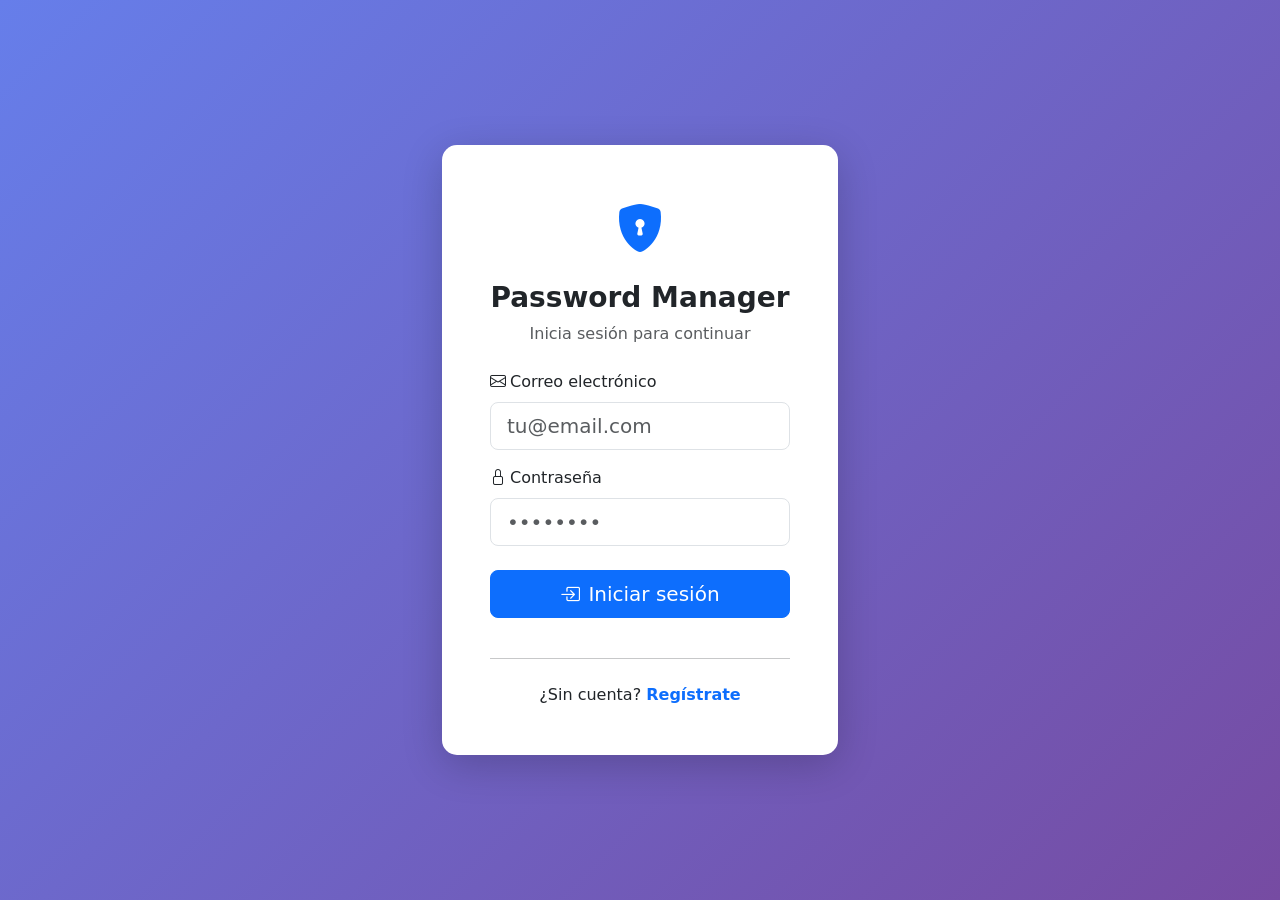
<file: src/main/webapp/index.html>
<!DOCTYPE html>
<html lang="es">
<head>
    <meta charset="UTF-8">
    <title>Password Manager</title>
    <script src="js/api.js"></script>
    <script>
        (async () => {
            try {
                await API.me();
                window.location.href = 'dashboard.html';
            } catch {
                window.location.href = 'login.html';
            }
        })();
    </script>
</head>
<body></body>
</html>
</file>
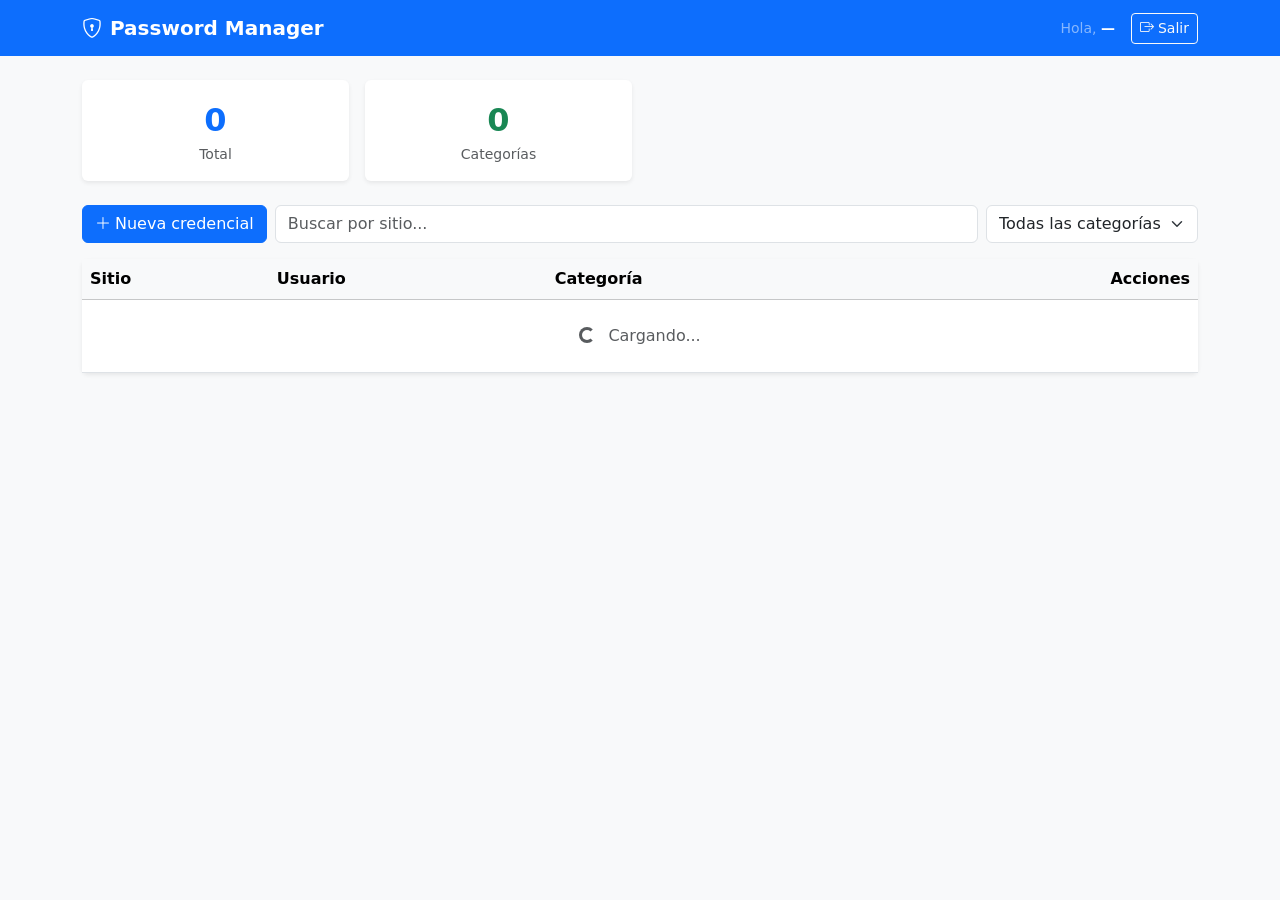
<file: src/main/webapp/dashboard.html>
<!DOCTYPE html>
<html lang="es">
<head>
    <meta charset="UTF-8">
    <meta name="viewport" content="width=device-width, initial-scale=1">
    <title>Dashboard — Password Manager</title>
    <link rel="stylesheet" href="https://cdn.jsdelivr.net/npm/bootstrap@5.3.3/dist/css/bootstrap.min.css">
    <link rel="stylesheet" href="https://cdn.jsdelivr.net/npm/bootstrap-icons@1.11.3/font/bootstrap-icons.min.css">
    <style>
        body { background-color: #f8f9fa; }
        .navbar-brand { font-weight: 600; }
        .card-stat { transition: transform 0.2s; }
        .card-stat:hover { transform: translateY(-2px); }
    </style>
</head>
<body>
    <nav class="navbar navbar-dark bg-primary">
        <div class="container">
            <a class="navbar-brand" href="dashboard.html">
                <i class="bi bi-shield-lock me-2"></i>Password Manager
            </a>
            <div class="d-flex align-items-center gap-3">
                <span class="text-white-50 small">
                    Hola, <span id="navbar-username" class="text-white fw-semibold">—</span>
                </span>
                <button id="btn-logout" class="btn btn-outline-light btn-sm">
                    <i class="bi bi-box-arrow-right me-1"></i>Salir
                </button>
            </div>
        </div>
    </nav>

    <div class="container py-4">
        <div class="row g-3 mb-4">
            <div class="col-6 col-md-3">
                <div class="card card-stat border-0 shadow-sm text-center py-3">
                    <div class="fs-2 fw-bold text-primary" id="stat-total">0</div>
                    <div class="text-muted small">Total</div>
                </div>
            </div>
            <div class="col-6 col-md-3">
                <div class="card card-stat border-0 shadow-sm text-center py-3">
                    <div class="fs-2 fw-bold text-success" id="stat-categories">0</div>
                    <div class="text-muted small">Categorías</div>
                </div>
            </div>
        </div>

        <div class="d-flex flex-wrap gap-2 align-items-center mb-3">
            <button class="btn btn-primary" data-bs-toggle="modal" data-bs-target="#modal-credential">
                <i class="bi bi-plus-lg me-1"></i>Nueva credencial
            </button>
            <input type="search" id="search-input" class="form-control w-auto flex-grow-1" placeholder="Buscar por sitio...">
            <select id="filter-category" class="form-select w-auto">
                <option value="">Todas las categorías</option>
            </select>
        </div>

        <div class="card border-0 shadow-sm">
            <div class="card-body p-0">
                <div class="table-responsive">
                    <table class="table table-hover align-middle mb-0">
                        <thead class="table-light">
                            <tr>
                                <th>Sitio</th>
                                <th class="d-none d-md-table-cell">Usuario</th>
                                <th class="d-none d-md-table-cell">Categoría</th>
                                <th class="text-end">Acciones</th>
                            </tr>
                        </thead>
                        <tbody id="passwords-tbody">
                            <tr>
                                <td colspan="4" class="text-center text-muted py-4">
                                    <span class="spinner-border spinner-border-sm me-2"></span>
                                    Cargando...
                                </td>
                            </tr>
                        </tbody>
                    </table>
                </div>
            </div>
        </div>
    </div>

    <!-- Modal: Crear/Editar -->
    <div class="modal fade" id="modal-credential" tabindex="-1">
        <div class="modal-dialog">
            <div class="modal-content">
                <div class="modal-header">
                    <h5 class="modal-title" id="modal-title">Nueva credencial</h5>
                    <button type="button" class="btn-close" data-bs-dismiss="modal"></button>
                </div>
                <div class="modal-body">
                    <div id="modal-alert" class="alert d-none" role="alert"></div>
                    <form id="credential-form">
                        <input type="hidden" id="edit-id">
                        <div class="mb-3">
                            <label class="form-label">Nombre del sitio <span class="text-danger">*</span></label>
                            <input type="text" id="field-siteName" class="form-control" placeholder="GitHub" required>
                        </div>
                        <div class="mb-3">
                            <label class="form-label">URL</label>
                            <input type="url" id="field-siteUrl" class="form-control" placeholder="https://github.com">
                        </div>
                        <div class="mb-3">
                            <label class="form-label">Usuario/Email</label>
                            <input type="text" id="field-username" class="form-control" placeholder="mi@email.com">
                        </div>
                        <div class="mb-3">
                            <label class="form-label">Contraseña <span class="text-danger">*</span></label>
                            <input type="password" id="field-password" class="form-control" placeholder="••••••••" required>
                            <div class="form-text">Déjala vacía al editar para no cambiarla.</div>
                        </div>
                        <div class="mb-3">
                            <label class="form-label">Categoría</label>
                            <input type="text" id="field-category" class="form-control" placeholder="General">
                        </div>
                        <div class="mb-3">
                            <label class="form-label">Notas</label>
                            <textarea id="field-notes" class="form-control" rows="2" placeholder="Opcional..."></textarea>
                        </div>
                    </form>
                </div>
                <div class="modal-footer">
                    <button class="btn btn-secondary" data-bs-dismiss="modal">Cancelar</button>
                    <button class="btn btn-primary" id="btn-save">Guardar</button>
                </div>
            </div>
        </div>
    </div>

    <!-- Modal: Revelar -->
    <div class="modal fade" id="modal-reveal" tabindex="-1">
        <div class="modal-dialog modal-sm">
            <div class="modal-content">
                <div class="modal-header">
                    <h5 class="modal-title">Contraseña</h5>
                    <button type="button" class="btn-close" data-bs-dismiss="modal"></button>
                </div>
                <div class="modal-body text-center">
                    <p class="fs-5 mb-2 user-select-all" id="revealed-password">...</p>
                    <small class="text-muted">Haz clic para copiarla</small>
                </div>
            </div>
        </div>
    </div>

    <!-- Scripts GLOBALES (sin type="module") -->
    <script src="js/api.js"></script>
    <script>
        var allPasswords = [];
        var modal = new bootstrap.Modal(document.getElementById('modal-credential'));
        var modalReveal = new bootstrap.Modal(document.getElementById('modal-reveal'));

        (async function() {
            const user = await requireAuth();
            if (user) {
                loadPasswords();
            }
        })();

        async function loadPasswords() {
            try {
                const response = await API.getAll();
                allPasswords = response.data || [];
                renderTable(allPasswords);
                renderStats(allPasswords);
                renderCategories(allPasswords);
            } catch (err) {
                console.error('Error al cargar:', err);
                document.getElementById('passwords-tbody').innerHTML = 
                    '<tr><td colspan="4" class="text-center text-danger py-4">Error al cargar credenciales</td></tr>';
            }
        }

        function renderTable(list) {
            var tbody = document.getElementById('passwords-tbody');
            if (!list.length) {
                tbody.innerHTML = '<tr><td colspan="4" class="text-center text-muted py-4">Sin credenciales guardadas.</td></tr>';
                return;
            }
            
            var html = '';
            list.forEach(function(p) {
                html += '<tr>' +
                    '<td>' +
                        '<div class="fw-semibold">' + escapeHtml(p.siteName) + '</div>' +
                        (p.siteUrl ? '<a href="' + escapeHtml(p.siteUrl) + '" target="_blank" class="text-muted small">' + escapeHtml(p.siteUrl) + '</a>' : '') +
                    '</td>' +
                    '<td class="d-none d-md-table-cell text-muted small">' + escapeHtml(p.username || '—') + '</td>' +
                    '<td class="d-none d-md-table-cell"><span class="badge bg-secondary">' + escapeHtml(p.category || 'General') + '</span></td>' +
                    '<td class="text-end">' +
                        '<button class="btn btn-sm btn-outline-secondary me-1 btn-reveal" data-id="' + p.id + '" title="Ver contraseña"><i class="bi bi-eye"></i></button>' +
                        '<button class="btn btn-sm btn-outline-primary me-1 btn-edit" data-id="' + p.id + '" title="Editar"><i class="bi bi-pencil"></i></button>' +
                        '<button class="btn btn-sm btn-outline-danger btn-delete" data-id="' + p.id + '" title="Eliminar"><i class="bi bi-trash"></i></button>' +
                    '</td>' +
                '</tr>';
            });
            tbody.innerHTML = html;

            // Agregar event listeners
            document.querySelectorAll('.btn-reveal').forEach(function(btn) {
                btn.addEventListener('click', function() { revealPassword(btn.dataset.id); });
            });
            document.querySelectorAll('.btn-edit').forEach(function(btn) {
                btn.addEventListener('click', function() { openEdit(btn.dataset.id); });
            });
            document.querySelectorAll('.btn-delete').forEach(function(btn) {
                btn.addEventListener('click', function() { deletePassword(btn.dataset.id); });
            });
        }

        function renderStats(list) {
            document.getElementById('stat-total').textContent = list.length;
            var cats = new Set();
            list.forEach(function(p) { cats.add(p.category || 'General'); });
            document.getElementById('stat-categories').textContent = cats.size;
        }

        function renderCategories(list) {
            var cats = [];
            list.forEach(function(p) { cats.push(p.category || 'General'); });
            cats = [...new Set(cats)].sort();
            var select = document.getElementById('filter-category');
            var html = '<option value="">Todas las categorías</option>';
            cats.forEach(function(c) {
                html += '<option value="' + escapeHtml(c) + '">' + escapeHtml(c) + '</option>';
            });
            select.innerHTML = html;
        }

        async function revealPassword(id) {
            try {
                const result = await API.reveal(id);
                document.getElementById('revealed-password').textContent = result.password;
                modalReveal.show();
            } catch (err) {
                alert('Error: ' + err.message);
            }
        }

        async function openEdit(id) {
            try {
                const response = await API.getOne(id);
                const data = response.data || response;
                document.getElementById('modal-title').textContent = 'Editar credencial';
                document.getElementById('edit-id').value = data.id;
                document.getElementById('field-siteName').value = data.siteName || '';
                document.getElementById('field-siteUrl').value = data.siteUrl || '';
                document.getElementById('field-username').value = data.username || '';
                document.getElementById('field-password').value = '';
                document.getElementById('field-category').value = data.category || '';
                document.getElementById('field-notes').value = data.notes || '';
                document.getElementById('field-password').required = false;
                modal.show();
            } catch (err) {
                alert('Error: ' + err.message);
            }
        }

        document.getElementById('btn-save').addEventListener('click', async function() {
            var id = document.getElementById('edit-id').value;
            var password = document.getElementById('field-password').value;
            var body = {
                siteName: document.getElementById('field-siteName').value.trim(),
                siteUrl: document.getElementById('field-siteUrl').value.trim(),
                username: document.getElementById('field-username').value.trim(),
                category: document.getElementById('field-category').value.trim() || 'General',
                notes: document.getElementById('field-notes').value.trim()
            };
            if (password) body.password = password;

            if (!body.siteName || (!id && !password)) {
                showAlert('Sitio y contraseña son obligatorios.', 'danger');
                return;
            }

            try {
                if (id) {
                    await API.update(id, body);
                } else {
                    await API.create(body);
                }
                modal.hide();
                loadPasswords();
            } catch (err) {
                showAlert(err.message, 'danger');
            }
        });

        async function deletePassword(id) {
            if (!confirm('¿Eliminar esta credencial? Esta acción no se puede deshacer.')) return;
            try {
                await API.remove(id);
                loadPasswords();
            } catch (err) {
                alert('Error: ' + err.message);
            }
        }

        document.getElementById('btn-logout').addEventListener('click', function() {
            API.logout();
            window.location.href = 'login.html';
        });

        document.getElementById('search-input').addEventListener('input', applyFilters);
        document.getElementById('filter-category').addEventListener('change', applyFilters);

        function applyFilters() {
            var search = document.getElementById('search-input').value.toLowerCase();
            var category = document.getElementById('filter-category').value;
            var filtered = allPasswords.filter(function(p) {
                var matchSearch = !search || p.siteName.toLowerCase().includes(search);
                var matchCategory = !category || (p.category || 'General') === category;
                return matchSearch && matchCategory;
            });
            renderTable(filtered);
        }

        function showAlert(msg, type) {
            var el = document.getElementById('modal-alert');
            el.textContent = msg;
            el.className = 'alert alert-' + type;
            el.classList.remove('d-none');
        }

        function escapeHtml(str) {
            if (!str) return '';
            return String(str)
                .replace(/&/g, '&amp;')
                .replace(/</g, '&lt;')
                .replace(/>/g, '&gt;')
                .replace(/"/g, '&quot;');
        }

        document.querySelector('[data-bs-toggle="modal"]').addEventListener('click', function() {
            document.getElementById('modal-title').textContent = 'Nueva credencial';
            document.getElementById('credential-form').reset();
            document.getElementById('edit-id').value = '';
            document.getElementById('field-password').required = true;
            document.getElementById('modal-alert').classList.add('d-none');
        });

        document.getElementById('revealed-password').addEventListener('click', function() {
            navigator.clipboard.writeText(document.getElementById('revealed-password').textContent);
        });
    </script>
    
    <script src="https://cdn.jsdelivr.net/npm/bootstrap@5.3.3/dist/js/bootstrap.bundle.min.js"></script>
</body>
</html>
</file>
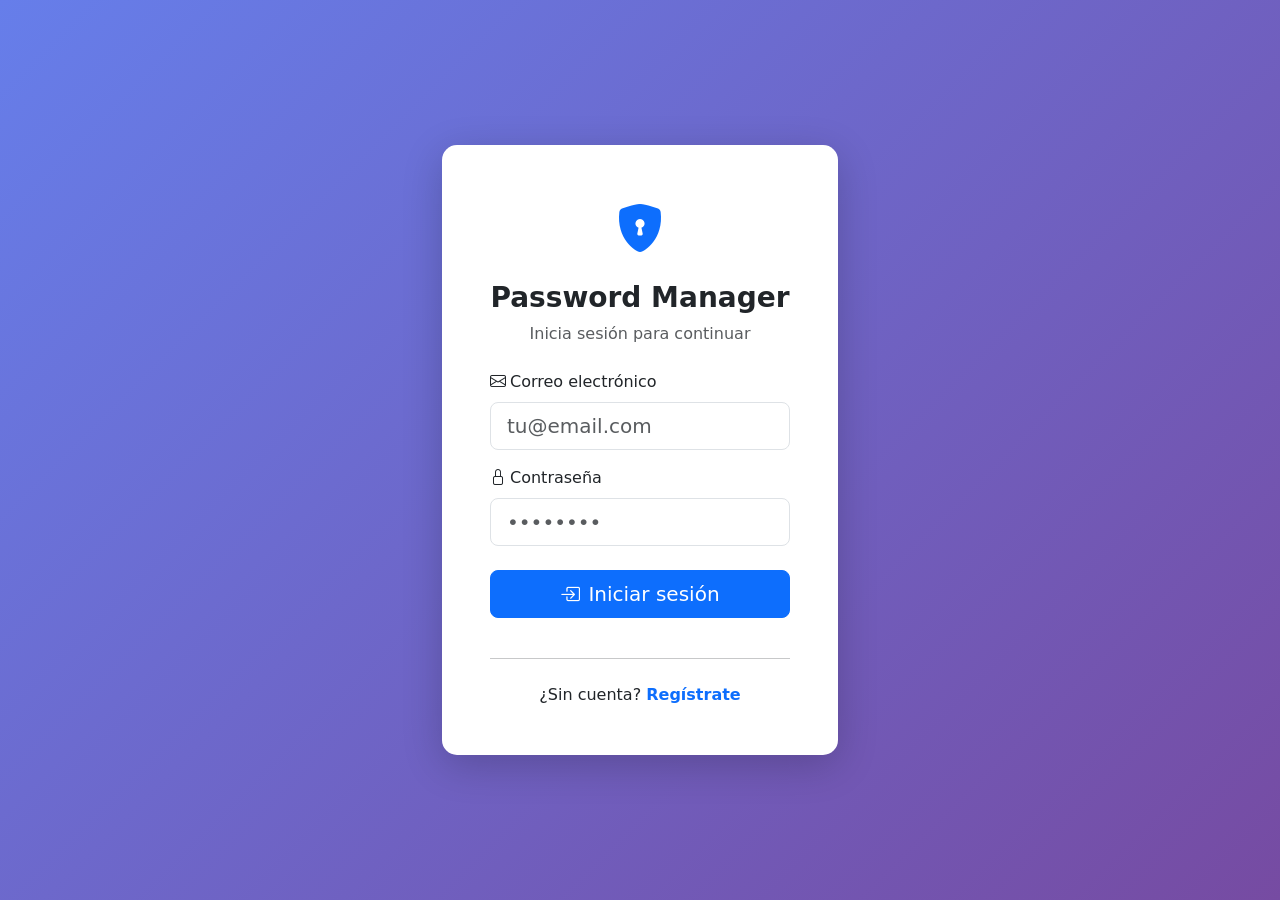
<file: src/main/webapp/login.html>
<!DOCTYPE html>
<html lang="es">
<head>
    <meta charset="UTF-8">
    <meta name="viewport" content="width=device-width, initial-scale=1">
    <title>Login — Password Manager</title>
    <link rel="stylesheet" href="https://cdn.jsdelivr.net/npm/bootstrap@5.3.3/dist/css/bootstrap.min.css">
    <link rel="stylesheet" href="https://cdn.jsdelivr.net/npm/bootstrap-icons@1.11.3/font/bootstrap-icons.min.css">
    <style>
        body {
            background: linear-gradient(135deg, #667eea 0%, #764ba2 100%);
            min-height: 100vh;
            display: flex;
            align-items: center;
            justify-content: center;
        }
        .login-card {
            border-radius: 15px;
            box-shadow: 0 10px 40px rgba(0,0,0,0.2);
        }
    </style>
</head>
<body>
    <div class="container" style="max-width: 420px;">
        <div class="card login-card border-0">
            <div class="card-body p-5">
                <div class="text-center mb-4">
                    <i class="bi bi-shield-lock-fill text-primary" style="font-size: 3rem;"></i>
                    <h3 class="mt-3 fw-bold">Password Manager</h3>
                    <p class="text-muted">Inicia sesión para continuar</p>
                </div>

                <div id="login-alert" class="alert d-none" role="alert"></div>

                <form id="login-form">
                    <div class="mb-3">
                        <label for="login-email" class="form-label">
                            <i class="bi bi-envelope me-1"></i>Correo electrónico
                        </label>
                        <input type="email" id="login-email" class="form-control form-control-lg" placeholder="tu@email.com" required>
                    </div>
                    <div class="mb-4">
                        <label for="login-password" class="form-label">
                            <i class="bi bi-lock me-1"></i>Contraseña
                        </label>
                        <input type="password" id="login-password" class="form-control form-control-lg" placeholder="••••••••" required>
                    </div>
                    <button type="submit" id="btn-login" class="btn btn-primary btn-lg w-100 mb-3">
                        <i class="bi bi-box-arrow-in-right me-2"></i>Iniciar sesión
                    </button>
                </form>

                <hr class="my-4">
                <p class="text-center mb-0">
                    ¿Sin cuenta? <a href="register.html" class="text-decoration-none"><strong>Regístrate</strong></a>
                </p>
            </div>
        </div>
    </div>

    <!-- Scripts GLOBALES (sin type="module") -->
    <script src="js/api.js"></script>
    <script>
        // Verificar si ya hay sesión activa
        (async function() {
            const allowed = await requireGuest();
            if (!allowed) return;
        })();

        // Manejar login
        document.getElementById('login-form').addEventListener('submit', async function(e) {
            e.preventDefault();
            
            const email = document.getElementById('login-email').value.trim();
            const password = document.getElementById('login-password').value;
            const alertEl = document.getElementById('login-alert');
            const btn = document.getElementById('btn-login');
            
            if (!email || !password) {
                showAlert('Email y contraseña son obligatorios.', 'danger');
                return;
            }
            
            btn.disabled = true;
            btn.innerHTML = '<span class="spinner-border spinner-border-sm me-2"></span>Iniciando...';
            
            try {
                await API.login(email, password);
                await new Promise(function(resolve) { setTimeout(resolve, 300); });
                window.location.href = 'dashboard.html';
            } catch (err) {
                console.error('Login error:', err);
                showAlert(err.message || 'Error al iniciar sesión.', 'danger');
                btn.disabled = false;
                btn.innerHTML = '<i class="bi bi-box-arrow-in-right me-2"></i>Iniciar sesión';
            }
        });

        function showAlert(msg, type) {
            const el = document.getElementById('login-alert');
            if (el) {
                el.textContent = msg;
                el.className = 'alert alert-' + type;
                el.classList.remove('d-none');
            }
        }

        document.getElementById('login-email').addEventListener('input', function() {
            document.getElementById('login-alert').classList.add('d-none');
        });
        document.getElementById('login-password').addEventListener('input', function() {
            document.getElementById('login-alert').classList.add('d-none');
        });
    </script>
    
    <script src="https://cdn.jsdelivr.net/npm/bootstrap@5.3.3/dist/js/bootstrap.bundle.min.js"></script>
</body>
</html>
</file>
